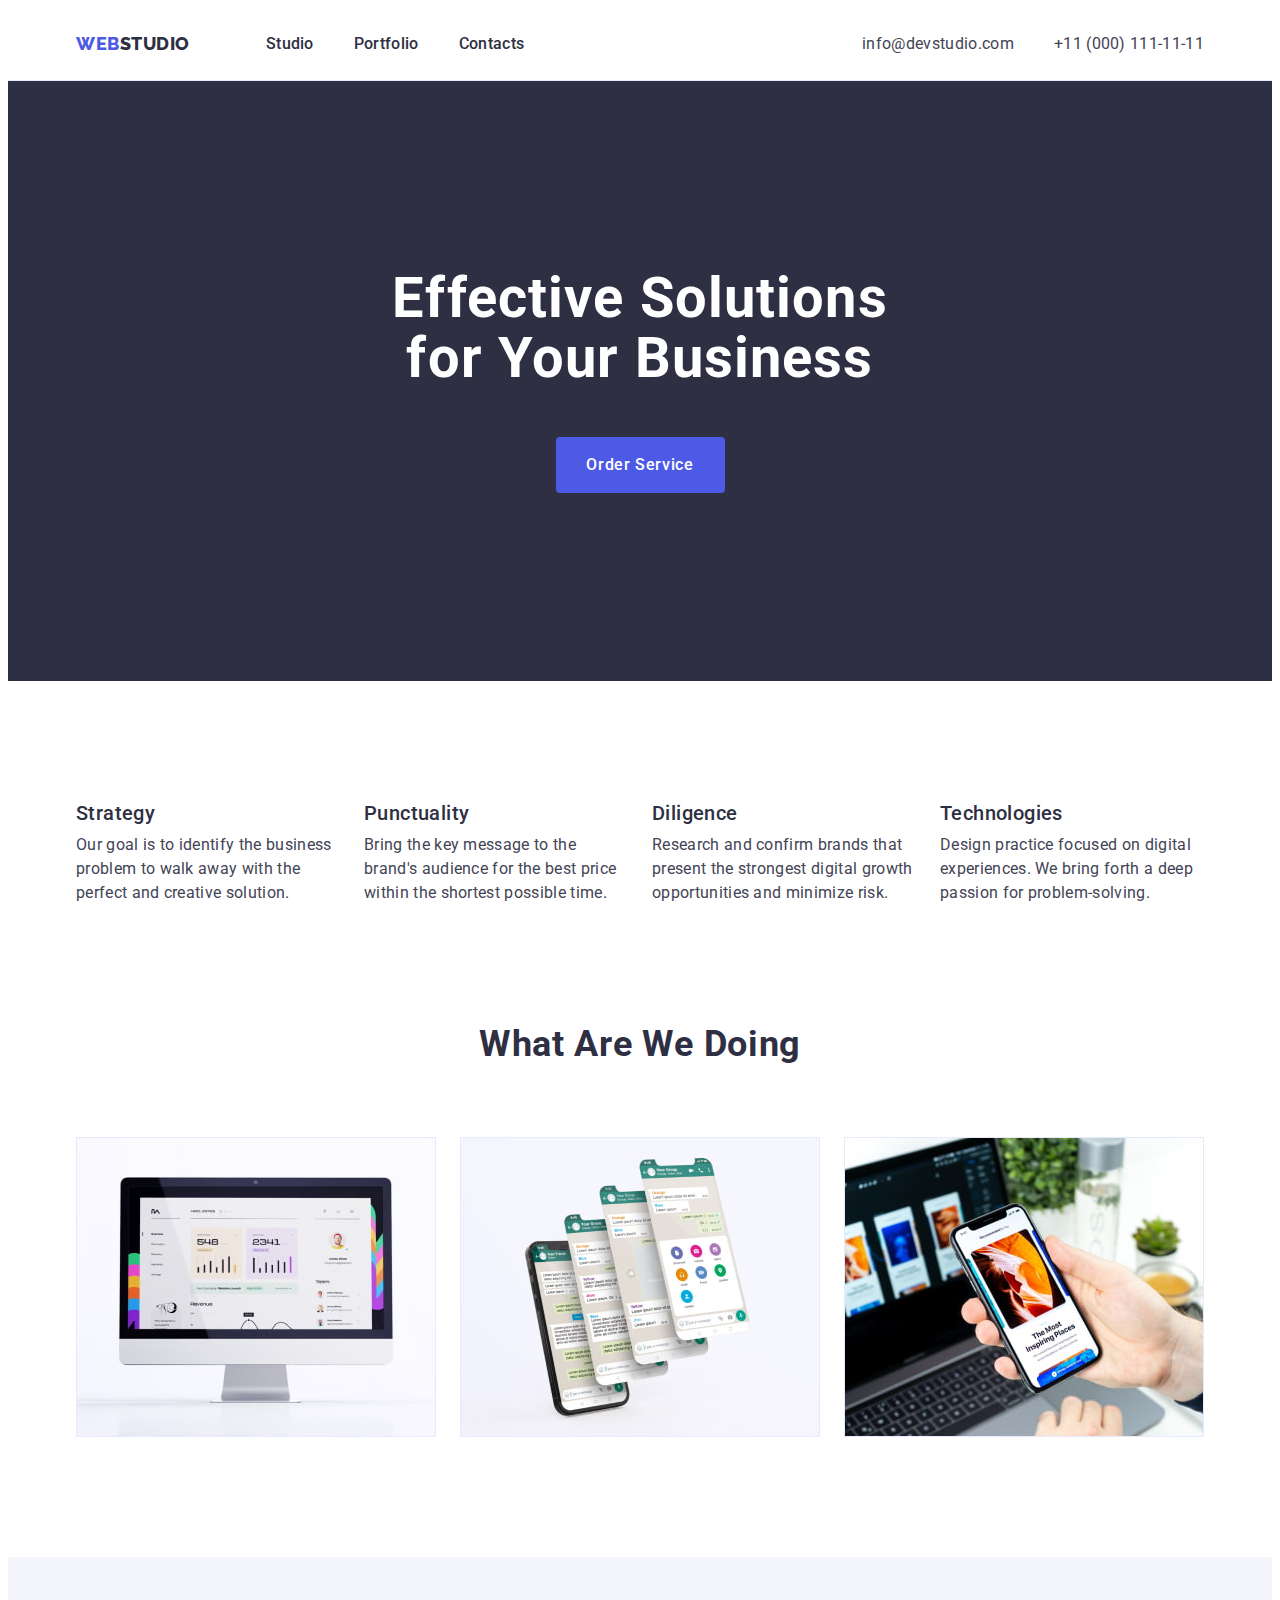
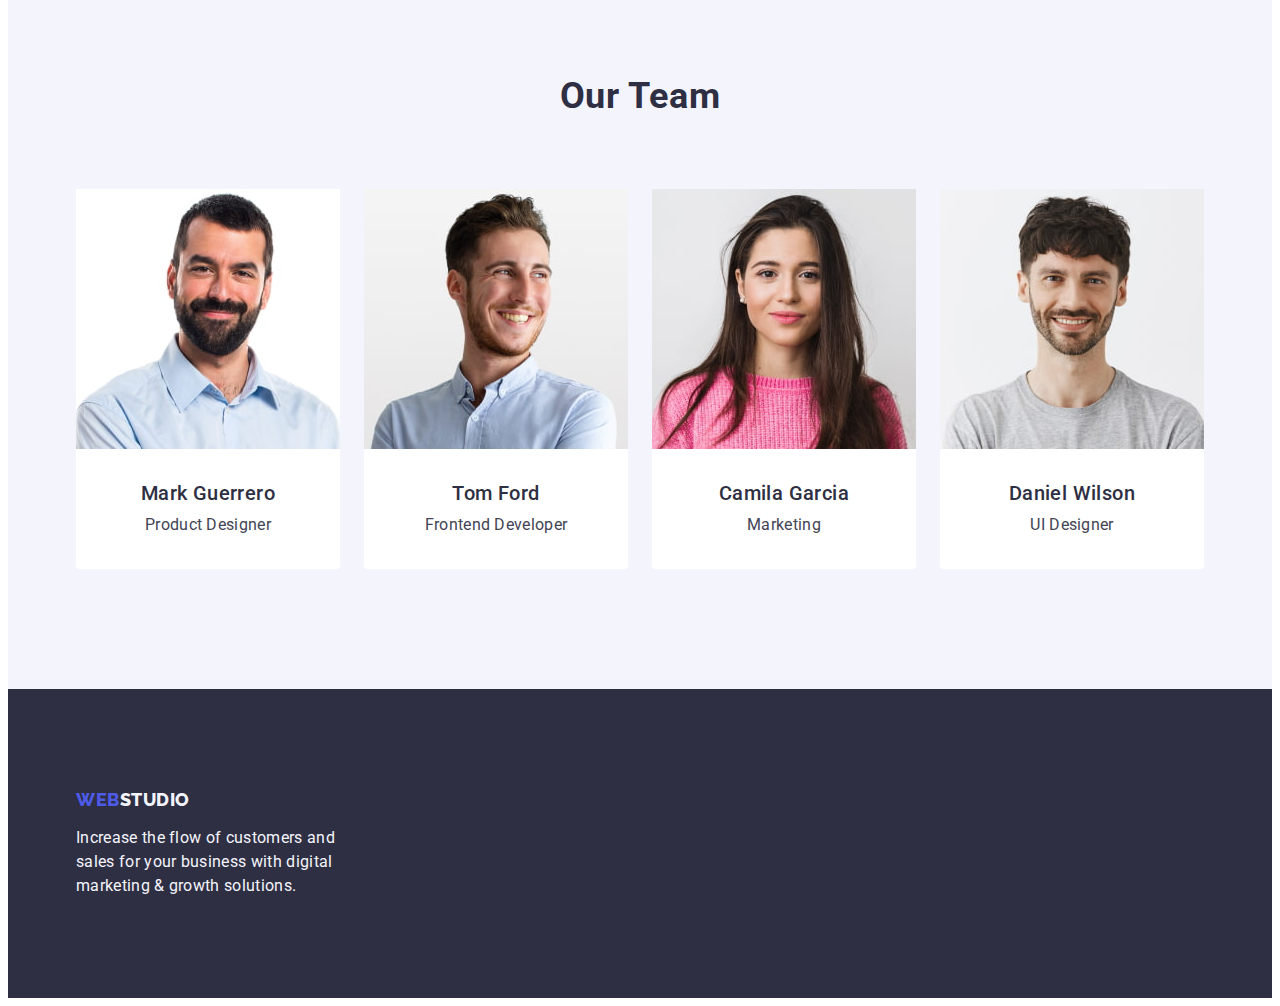
<file: index.html>
<!DOCTYPE html>
<html lang="en">
    <head>
        <meta charset="utf-8" />
        <meta name="description" content="Second homework" />
        <link rel="preconnect" href="https://fonts.googleapis.com" />
        <link rel="preconnect" href="https://fonts.gstatic.com" crossorigin />
        <link
            href="https://fonts.googleapis.com/css2?family=Raleway:wght@800&family=Roboto:wght@400;500;700;900&display=swap"
            rel="stylesheet"
        />
        <link
            rel="stylesheet"
            href="https://cdnjs.cloudflare.com/ajax/libs/modern-normalize/2.0.0/modern-normalize.min.css"
            integrity="sha512-4xo8blKMVCiXpTaLzQSLSw3KFOVPWhm/TRtuPVc4WG6kUgjH6J03IBuG7JZPkcWMxJ5huwaBpOpnwYElP/m6wg=="
            crossorigin="anonymous"
            referrerpolicy="no-referrer"
        />
        <link rel="stylesheet" href="./css/styles.css" />
        <title>GOIT_MARKUP-HW-03</title>
    </head>
    <body>
        <header class="header">
            <div class="container">
                <nav class="nav">
                    <a class="link-logo" href="./index.html"
                        >Web<span class="second">Studio</span></a
                    >
                    <ul class="list">
                        <li><a class="link" href="./index.html">Studio</a></li>
                        <li><a class="link" href="./portfolio.html">Portfolio</a></li>
                        <li><a class="link" href="">Contacts</a></li>
                    </ul>
                </nav>
                <address class="adre">
                    <ul class="list">
                        <li
                            ><a class="link" href="mailto:info@devstudio.com"
                                >info@devstudio.com</a
                            ></li
                        >
                        <li><a class="link" href="tel:+110001111111">+11 (000) 111-11-11</a></li>
                    </ul>
                </address>
            </div>
        </header>
        <main class="main">
            <section class="service">
                <div class="container">
                    <h1 class="i-one">Effective Solutions for Your Business</h1>
                    <button class="buttoo" type="button">Order Service</button>
                </div>
            </section>
            <section class="benefit">
                <div class="container">
                    <h2 class="visually-hidden">Benefits</h2>
                    <ul class="list">
                        <li class="liii">
                            <h3 class="h-tree">Strategy</h3>
                            <p class="text"
                                >Our goal is to identify the business problem to walk away with the
                                perfect and creative solution.</p
                            >
                        </li>
                        <li class="liii">
                            <h3 class="h-tree">Punctuality</h3>
                            <p class="text"
                                >Bring the key message to the brand's audience for the best price
                                within the shortest possible time.</p
                            >
                        </li>
                        <li class="liii">
                            <h3 class="h-tree">Diligence</h3>
                            <p class="text"
                                >Research and confirm brands that present the strongest digital
                                growth opportunities and minimize risk.</p
                            >
                        </li>
                        <li class="liii">
                            <h3 class="h-tree">Technologies</h3>
                            <p class="text"
                                >Design practice focused on digital experiences. We bring forth a
                                deep passion for problem-solving.</p
                            >
                        </li>
                    </ul>
                </div>
            </section>
            <section class="work">
                <div class="container">
                    <h2 class="i-two">What are we doing</h2>
                    <ul class="list">
                        <li class="liii">
                            <img src="./images/rec.jpg" alt="computer" width="360" height="300" />
                        </li>
                        <li class="liii">
                            <img src="./images/telef.jpg" alt="telefon" width="360" height="300" />
                        </li>
                        <li class="liii">
                            <img
                                src="./images/computer.jpg"
                                alt="computer"
                                width="360"
                                height="300"
                            />
                        </li>
                    </ul>
                </div>
            </section>
            <section class="team">
                <div class="container">
                    <h2 class="i-two">Our Team</h2>
                    <ul class="list">
                        <li class="liii">
                            <img
                                src="./images/img.jpg"
                                alt="Mark Guerrero"
                                width="264"
                                height="260"
                            />
                            <div class="cont-team">
                                <h3 class="i-tree">Mark Guerrero</h3>
                                <p class="text"> Product Designer</p>
                            </div>
                        </li>
                        <li class="liii">
                            <img src="./images/tomm.jpg" alt="Tom Ford" width="264" height="260" />
                            <div class="cont-team">
                                <h3 class="i-tree">Tom Ford</h3>
                                <p class="text">Frontend Developer</p>
                            </div>
                        </li>
                        <li class="liii">
                            <img
                                src="./images/cam.jpg"
                                alt="Camila Garcia"
                                width="264"
                                height="260"
                            />
                            <div class="cont-team">
                                <h3 class="i-tree">Camila Garcia</h3>
                                <p class="text">Marketing</p>
                            </div>
                        </li>
                        <li class="liii">
                            <img
                                src="./images/dan.jpg"
                                alt="Daniel Wilson"
                                width="264"
                                height="260"
                            />
                            <div class="cont-team">
                                <h3 class="i-tree">Daniel Wilson</h3>
                                <p class="text">UI Designer</p>
                            </div>
                        </li>
                    </ul>
                </div>
            </section>
        </main>
        <footer class="end">
            <div class="container">
                <a class="link" href="./index.html">Web<span class="second">Studio</span></a>
                <p class="text"
                    >Increase the flow of customers and sales for your business with digital
                    marketing & growth solutions.</p
                >
            </div>
        </footer>
    </body>
</html>
</file>
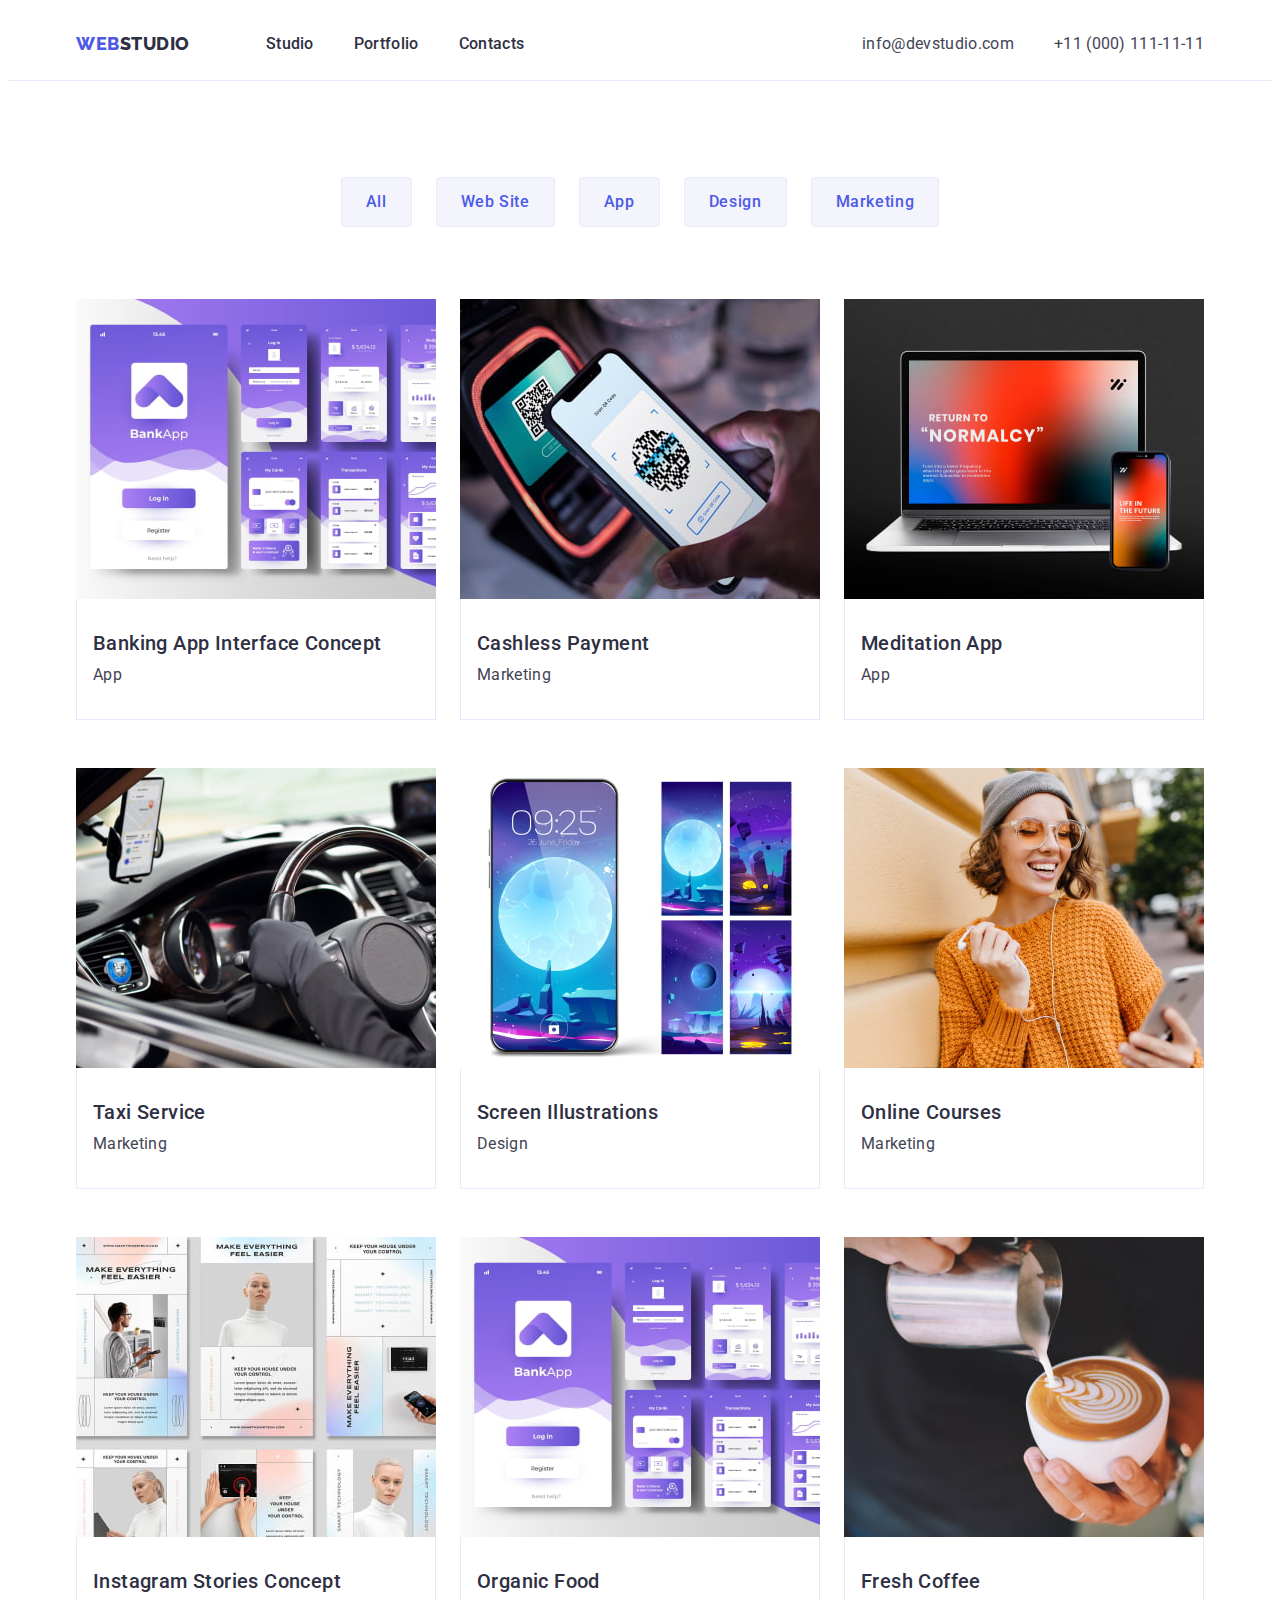
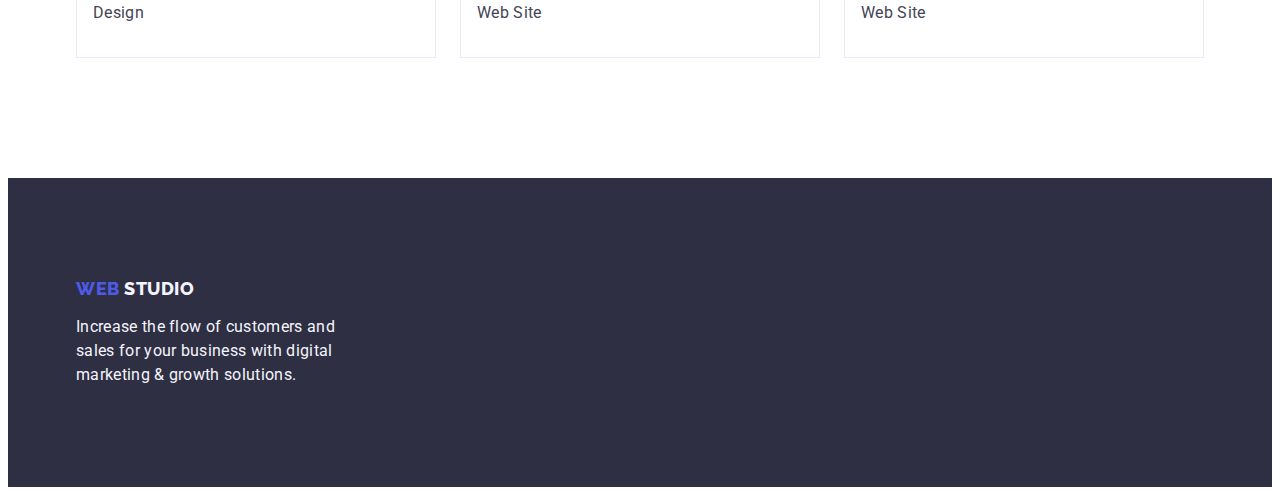
<file: portfolio.html>
<!DOCTYPE html>
<html lang="en">
    <head>
        <meta charset="utf-8" />
        <meta name="description" content="portfolio" />
        <title>GOIT_MARKUP-HW-03</title>
        <link rel="preconnect" href="https://fonts.googleapis.com" />
        <link rel="preconnect" href="https://fonts.gstatic.com" crossorigin />
        <link
            href="https://fonts.googleapis.com/css2?family=Raleway:wght@800&family=Roboto:wght@400;500;700;900&display=swap"
            rel="stylesheet"
        />
        <link
            rel="stylesheet"
            href="https://cdnjs.cloudflare.com/ajax/libs/modern-normalize/2.0.0/modern-normalize.min.css"
            integrity="sha512-4xo8blKMVCiXpTaLzQSLSw3KFOVPWhm/TRtuPVc4WG6kUgjH6J03IBuG7JZPkcWMxJ5huwaBpOpnwYElP/m6wg=="
            crossorigin="anonymous"
            referrerpolicy="no-referrer"
        />
        <link rel="stylesheet" href="./css/styles.css" />
    </head>
    <body>
        <header class="header">
            <div class="container">
                <nav class="nav">
                    <a class="link-logo" href="./index.html"
                        >Web<span class="second">Studio</span></a
                    >
                    <ul class="list">
                        <li><a class="link" href="./index.html">Studio</a></li>
                        <li><a class="link" href="./portfolio.html">Portfolio</a></li>
                        <li><a class="link" href="">Contacts</a></li>
                    </ul>
                </nav>
                <address class="adre">
                    <ul class="list">
                        <li>
                            <a class="link" href="mailto:info@devstudio.com">info@devstudio.com</a>
                        </li>
                        <li>
                            <a class="link" href="tel:+110001111111">+11 (000) 111-11-11</a>
                        </li>
                    </ul>
                </address>
            </div>
        </header>
        <main>
            <section class="portfolio">
                <div class="container">
                    <h1 class="visually-hidden">Nothing</h1>
                    <ul class="list-button">
                        <li>
                            <button type="button" class="buttoo">All</button>
                        </li>
                        <li>
                            <button type="button" class="buttoo">Web Site</button>
                        </li>
                        <li>
                            <button type="button" class="buttoo">App</button>
                        </li>
                        <li>
                            <button type="button" class="buttoo">Design</button>
                        </li>
                        <li>
                            <button type="button" class="buttoo">Marketing</button>
                        </li>
                    </ul>
                    <ul class="list">
                        <li class="liii">
                            <a href="" class="link"
                                ><img
                                    src="./images/bank.jpg"
                                    alt="it is bank"
                                    width="360"
                                    height="300"
                                />
                                <div class="cont-port">
                                    <h2 class="htwo">Banking App Interface Concept</h2>
                                    <p class="text">App</p>
                                </div>
                            </a>
                        </li>
                        <li class="liii">
                            <a href="" class="link"
                                ><img src="./images/cash.jpg" alt="NFC" width="360" height="300" />
                                <div class="cont-port">
                                    <h2 class="htwo">Cashless Payment</h2>
                                    <p class="text">Marketing</p>
                                </div>
                            </a>
                        </li>
                        <li class="liii">
                            <a href="" class="link"
                                ><img
                                    src="./images/app.jpg"
                                    alt="telefon with apps"
                                    width="360"
                                    height="300"
                                />
                                <div class="cont-port">
                                    <h2 class="htwo">Meditation App</h2>
                                    <p class="text">App</p>
                                </div>
                            </a>
                        </li>
                        <li class="liii">
                            <a href="" class="link"
                                ><img src="./images/taxi.jpg" alt="car" width="360" height="300" />
                                <div class="cont-port">
                                    <h2 class="htwo">Taxi Service</h2>
                                    <p class="text">Marketing</p></div
                                >
                            </a>
                        </li>
                        <li class="liii">
                            <a href="" class="link"
                                ><img
                                    src="./images/screen.jpg"
                                    alt="scree phone"
                                    width="360"
                                    height="300"
                                />
                                <div class="cont-port">
                                    <h2 class="htwo">Screen Illustrations</h2>
                                    <p class="text">Design</p>
                                </div>
                            </a>
                        </li>
                        <li class="liii">
                            <a href="" class="link"
                                ><img
                                    src="./images/cours.jpg"
                                    alt="girl with phone"
                                    width="360"
                                    height="300"
                                />
                                <div class="cont-port">
                                    <h2 class="htwo">Online Courses</h2>
                                    <p class="text">Marketing</p>
                                </div>
                            </a>
                        </li>
                        <li class="liii">
                            <a href="" class="link"
                                ><img
                                    src="./images/inst.jpg"
                                    alt="Instagram apps"
                                    width="360"
                                    height="300"
                                />
                                <div class="cont-port">
                                    <h2 class="htwo">Instagram Stories Concept</h2>
                                    <p class="text">Design</p></div
                                >
                            </a>
                        </li>
                        <li class="liii">
                            <a href="" class="link"
                                ><img
                                    src="./images/bank.jpg"
                                    alt="it is bank"
                                    width="360"
                                    height="300"
                                />
                                <div class="cont-port">
                                    <h2 class="htwo">Organic Food</h2>
                                    <p class="text">Web Site</p>
                                </div>
                            </a>
                        </li>
                        <li class="liii">
                            <a href="" class="link"
                                ><img
                                    src="./images/coffe.jpg"
                                    alt="cap with coffe"
                                    width="360"
                                    height="300"
                                />
                                <div class="cont-port">
                                    <h2 class="htwo">Fresh Coffee</h2>
                                    <p class="text">Web Site</p>
                                </div>
                            </a>
                        </li>
                    </ul>
                </div>
            </section>
        </main>
        <footer class="end">
            <div class="container">
                <a class="link" href="./index.html">Web <span class="second">Studio</span></a>
                <p class="text">
                    Increase the flow of customers and sales for your business with digital
                    marketing & growth solutions.
                </p>
            </div>
        </footer>
    </body>
</html>
</file>
<file: css/styles.css>
:root {
    --primaryral-font: 'Raleway', sans-serif;
    --primaryrob-font: 'Roboto', sans-serif;
    --primary-white-color: #ffffff;
    --primary-navyblue-color: #2e2f42;
    --iris-color: #4d5ae5;
    --slate-color: #434455;
    --howe-color: #404bbf;
    --cloud-color: #f4f4fd;
    --but-color: #e7e9fc;
}

body {
    background-color: var(--primary-white-color);
    font-family: var(--primaryrob-font);
    color: var(--slate-color);
}
/*₴₴₴₴₴₴₴₴₴₴₴₴₴₴₴₴₴₴₴₴₴₴₴₴₴₴₴₴₴₴₴₴₴₴₴₴₴₴₴₴₴₴₴₴₴₴₴₴₴₴₴₴₴₴₴₴₴₴₴₴₴*/
.list {
    list-style-type: none;
}
.text {
    line-height: 1.5;
    letter-spacing: 0.02rem;
}
.link,
.link-logo {
    text-decoration: none;
}
.nav .link-logo,
.nav .link,
.end .link {
    font-family: var(--primaryral-font);
    color: var(--iris-color);
    font-size: 18px;
    font-weight: 800;
    line-height: 1.17;
    letter-spacing: 0.03em;
    text-transform: uppercase;
}
.second {
    color: var(--primary-navyblue-color);
}

.nav .list .link {
    font-family: var(--primaryrob-font);
    color: var(--primary-navyblue-color);
    font-size: 16px;
    font-weight: 500;
    line-height: 1.5;
    letter-spacing: 0.02rem;
    text-transform: none;
}

.nav .link:hover,
.nav .link:focus {
    color: var(--howe-color);
}
.adre .link {
    color: var(--slate-color);
    line-height: 1.5;
    letter-spacing: 0.02rem;
}
.adre {
    font-style: normal; /*Хотіло для завдання, хоча можна і в.adre .link запхати і теж працює */
}
.adre .link:hover,
.adre .link:focus {
    color: var(--howe-color);
}
/*₴₴₴₴₴₴₴₴₴₴₴₴₴₴₴₴₴₴₴₴₴₴₴₴₴₴₴₴₴₴₴₴₴₴₴₴₴₴₴₴₴₴₴₴₴₴₴₴₴₴₴₴₴₴₴₴₴₴₴₴₴*/

.service,
.end {
    background-color: var(--primary-navyblue-color);
}

.i-one {
    font-size: 56px;
    color: var(--primary-white-color);
    font-weight: 700;
    line-height: 1.07;
    letter-spacing: 0.07rem;
    text-align: center;
    max-width: 496px;
    height: 120px;
    margin: 0 auto;
    margin-bottom: 48px;
}
.service .buttoo {
    font-family: var(--primaryrob-font);
    font-size: 16px;
    color: var(--primary-white-color);
    font-weight: 500;
    line-height: 1.5;
    letter-spacing: 0.04rem;
    background-color: var(--iris-color);
    cursor: pointer;
    min-width: 169px;
    height: 56px;
    border: none;
    border-radius: 4px;
    display: block;
    margin: 0 auto;
}

.service .buttoo:hover,
.service .buttoo:focus {
    background-color: var(--howe-color);
}

/*₴₴₴₴₴₴₴₴₴₴₴₴₴₴₴₴₴₴₴₴₴₴₴₴₴₴₴₴₴₴₴₴₴₴₴₴₴₴₴₴₴₴₴₴₴₴₴₴₴₴₴₴₴₴₴₴₴₴₴₴₴*/

.i-two {
    color: var(--primary-navyblue-color);
    font-size: 36px;
    font-weight: 700;
    line-height: 1.11;
    letter-spacing: 0.045rem;
    text-transform: capitalize;
    text-align: center;
}

/*₴₴₴₴₴₴₴₴₴₴₴₴₴₴₴₴₴₴₴₴₴₴₴₴₴₴₴₴₴₴₴₴₴₴₴₴₴₴₴₴₴₴₴₴₴₴₴₴₴₴₴₴₴₴₴₴₴₴₴₴₴*/

.team {
    background-color: #f4f4fd;
}

.team .liii {
    background-color: var(--primary-white-color);
}

.team .i-tree,
.portfolio .htwo,
.benefit .h-tree {
    color: var(--primary-navyblue-color);
    font-size: 20px;
    font-weight: 500;
    line-height: 1.2;
    letter-spacing: 0.025rem;
}
/*₴₴₴₴₴₴₴₴₴₴₴₴₴₴₴₴₴₴₴₴₴₴₴₴₴₴₴₴₴₴₴₴₴₴₴₴₴₴₴₴₴₴₴₴₴₴₴₴₴₴₴₴₴₴₴₴₴₴₴₴₴*/

.end .second,
.end .text {
    color: #f4f4fd;
}

/*₴₴₴₴₴₴₴₴₴₴₴₴₴₴₴₴₴₴₴₴₴₴₴₴₴₴₴₴₴₴₴₴₴₴₴₴₴₴₴₴₴₴₴₴₴₴₴₴₴₴₴₴₴₴₴₴₴₴₴₴₴*/
.portfolio .buttoo {
    font-family: var(--primaryrob-font);
    color: var(--iris-color);
    background-color: var(--cloud-color);
    font-size: 16px;
    font-weight: 500;
    line-height: 1.5;
    letter-spacing: 0.04rem;
    cursor: pointer;
    padding: 12px 24px;
    border: 1px solid var(--but-color);
    border-radius: 4px;
}

.portfolio .buttoo:hover,
.portfolio .buttoo:focus {
    color: var(--primary-white-color);
    background-color: #404bbf;
    border: 1px solid transparent;
}
.portfolio .text {
    color: var(--slate-color);
}

/* РОЗМІТКА СТОРІНКИ  */
*,
*::before,
*::after {
    box-sizing: border-box;
}
.container {
    max-width: 1158px;
    padding: 0 15px;
    margin: 0 auto;
}
img {
    display: block;
}
.visually-hidden {
    position: absolute;
    width: 1px;
    height: 1px;
    margin: -1px;
    border: 0;
    padding: 0;
    white-space: nowrap;
    clip-path: inset(100%);
    clip: rect(0 0 0 0);
    overflow: hidden;
}

/* Футер */
.header .container {
    display: flex;
}
.header {
    border-bottom: 1px solid #e7e9fc;
}
.header .nav {
    display: flex;
    align-items: center;
    margin: 0 auto 0 0;
}
.nav .list {
    display: flex;
    padding: 0;
    gap: 40px;
    margin: 0;
}
.adre .list {
    display: flex;
    align-items: center;
    gap: 40px;
    padding: 24px 0;
    margin: 0;
}
.link-logo {
    margin-right: 76px;
}
.nav .link {
    padding: 24px 0;
}
.nav .list .link {
    display: block;
}

/* MAIN CLASS  */
/* SERVICE */
.service {
    padding: 188px 0;
}
/* все в стилях */
/*BENEFITS*/
.benefit,
.team {
    padding: 120px 0;
}
.benefit .list {
    display: flex;
    align-items: flex-start;
    padding: 0;
    gap: 24px;
    margin: 0;
}
.h-tree,
.cont-port .htwo {
    margin: 0 0 8px 0;
}
.benefit .liii {
    flex-basis: calc((100% - 3 * 24px) / 4);
}
/* WORK */
.work {
    padding-bottom: 120px;
}
.work .list,
.team .list {
    display: flex;
    gap: 24px;
    padding: 0;
    margin: 0;
}
.work .liii,
.portfolio .list .link {
    flex-basis: calc((100% - 48px) / 3);
}
.work .i-two,
.team .i-two {
    margin-bottom: 72px;
    margin-top: 0;
}
/* TEAM */
.team .liii {
    flex-basis: calc((100-3 * 24px) / 4);
    border-radius: 0px 0px 4px 4px;
}
.cont-team {
    padding: 32px 0;
    text-align: center;
}
.cont-team .i-tree {
    text-align: center;
    margin: 0 0 8px 0;
}
.cont-team .text,
.cont-port .text,
.benefit .text {
    margin: 0;
}
/* ФУТЕР */
.end {
    padding: 100px 0;
}
.end .link {
    display: inline-block;
    margin-bottom: 16px;
}
.end .text {
    max-width: 264px;
    height: 72px;
    margin: 0;
}
/* PORTFOLIO */

.portfolio {
    padding: 96px 0 120px 0;
}
.portfolio .list-button {
    list-style-type: none;
    display: flex;
    justify-content: center;
    gap: 24px;
    margin: 0;
    margin-bottom: 72px;
    padding: 0;
}
.portfolio .list {
    margin: 0;
    padding: 0;
    display: flex;
    flex-wrap: wrap;
    row-gap: 48px;
    column-gap: 24px;
}
.cont-port {
    padding: 32px 16px;
    margin: 0;
    border: 1px solid #e7e9fc;
    border-top: none;
}
</file>
